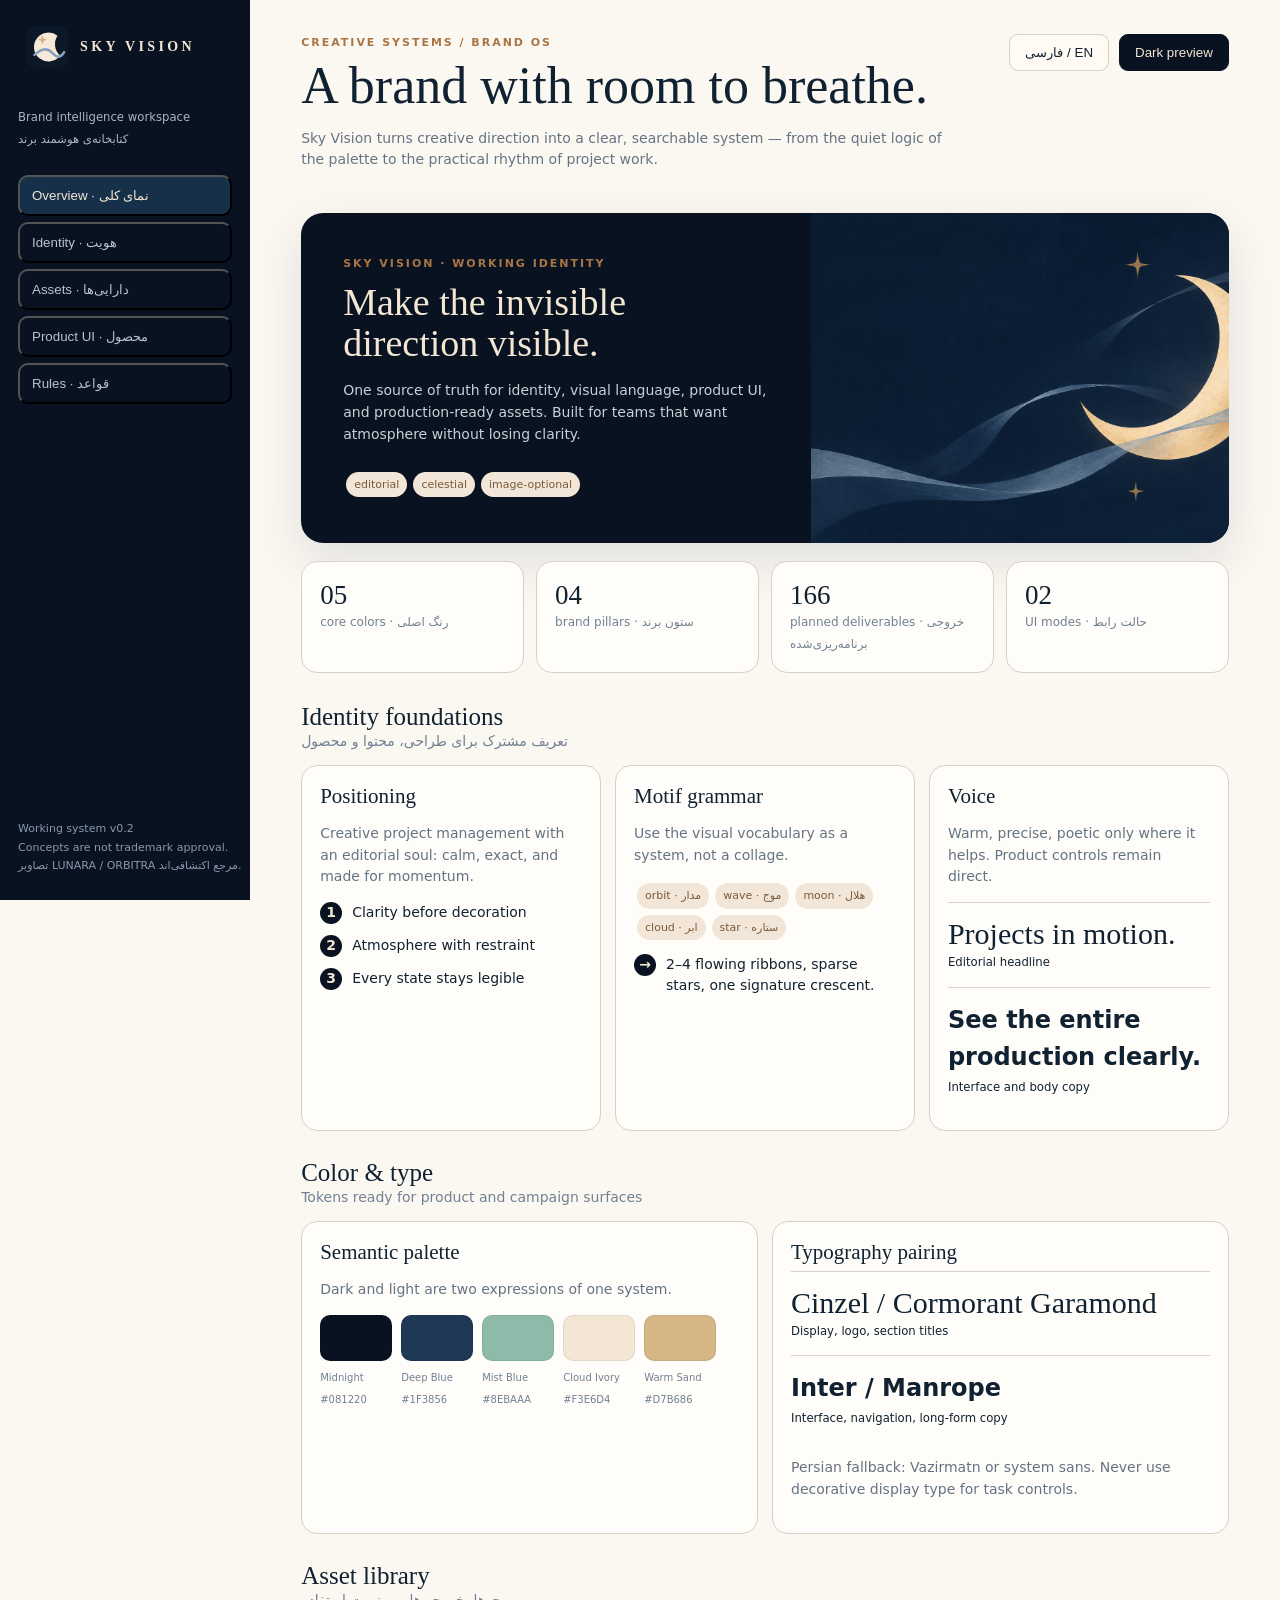
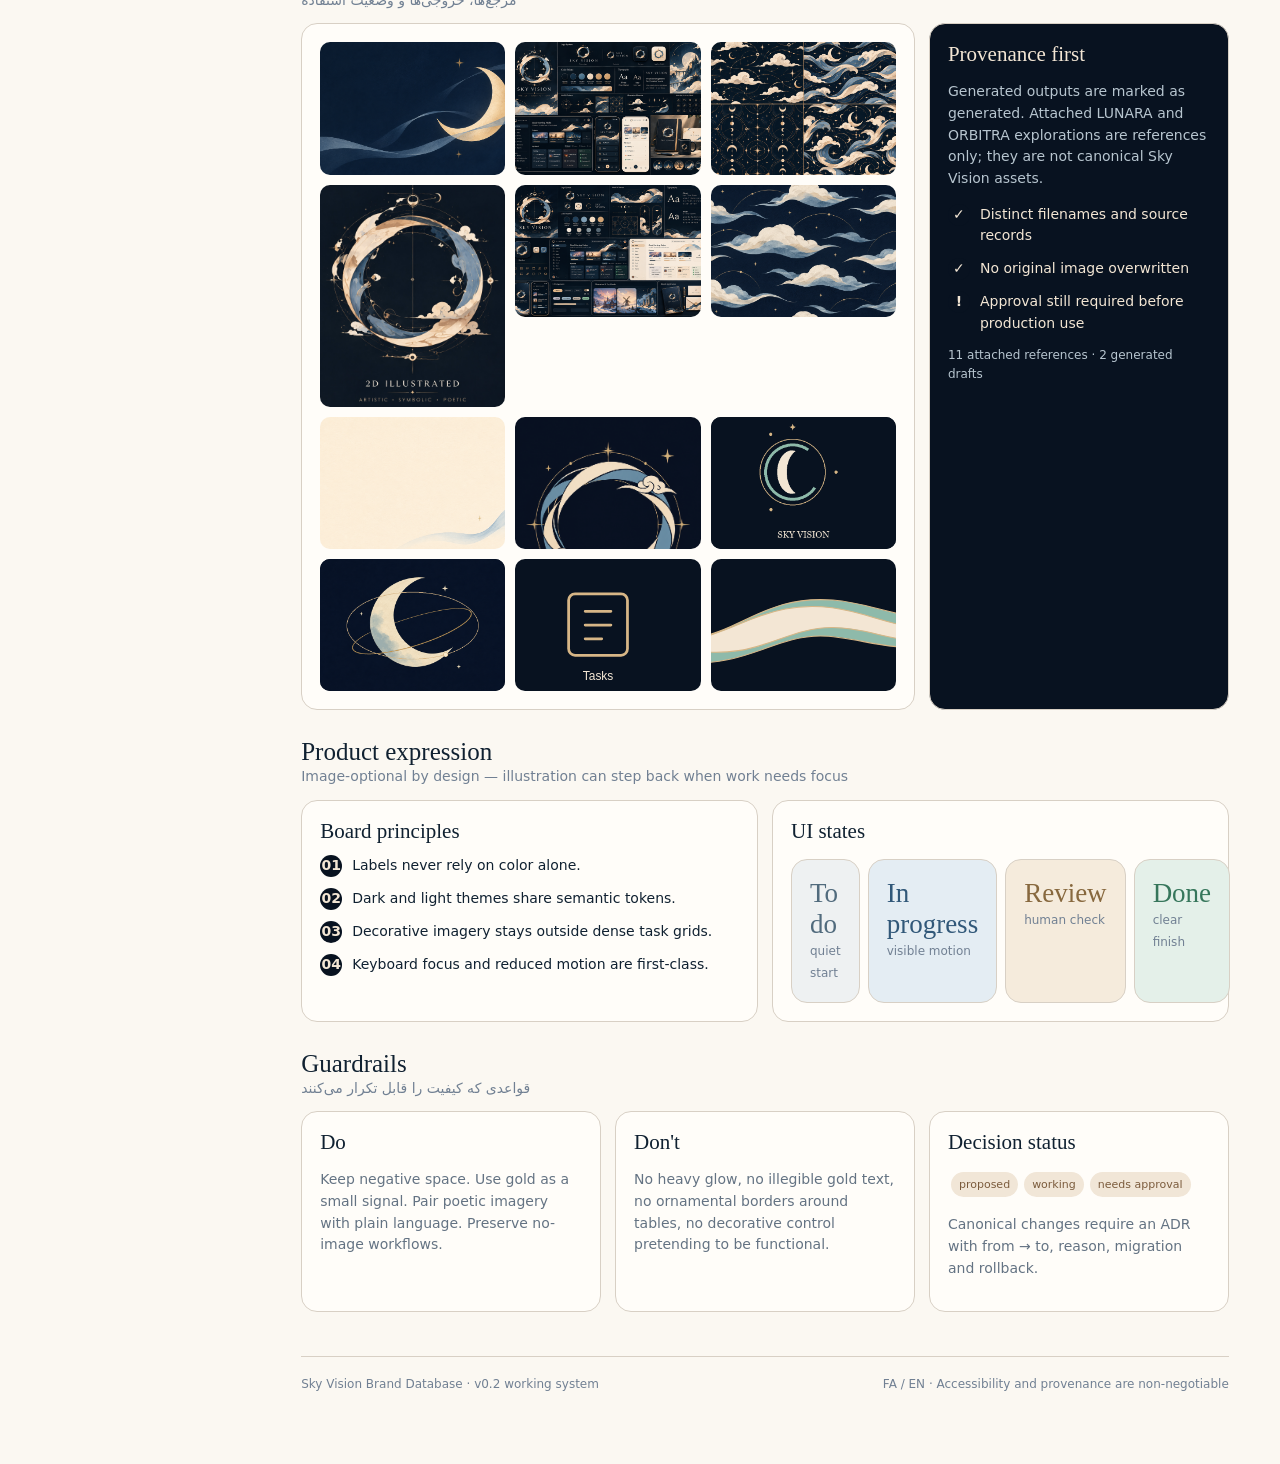
<file: preview/index.html>
<!doctype html><html lang="en"><head><meta charset="utf-8"><meta name="viewport" content="width=device-width,initial-scale=1"><title>Sky Vision — Brand Database</title><style>:root{--n:#081220;--b:#1f3856;--m:#8ebaaa;--i:#f3e6d4;--s:#d7b686;--g:#d9a96f;--ink:#102131;--mut:#718093;--line:#d8d0c5;--paper:#fbf8f2;--card:#fffdf9}*{box-sizing:border-box}body{margin:0;background:var(--paper);color:var(--ink);font:14px/1.55 Inter,system-ui,sans-serif}.app{display:grid;grid-template-columns:250px 1fr;min-height:100vh}.side{background:var(--n);color:var(--i);padding:26px 18px;position:sticky;top:0;height:100vh}.mark{display:flex;gap:12px;align-items:center;margin:0 8px 38px;font:600 14px Georgia;letter-spacing:.24em}.mark img{width:42px;height:42px}.side small{color:#a8b7c4}.nav{display:grid;gap:6px;margin-top:26px}.nav button{background:transparent;color:#b7c4ce;text-align:left;padding:11px 12px;border-radius:10px}.nav button:hover,.nav button.active{background:#17304a;color:var(--i)}.side-foot{position:absolute;bottom:24px;font-size:11px;color:#879aaa;line-height:1.7}.main{max-width:1500px;width:100%;padding:34px clamp(20px,4vw,68px) 70px}.top{display:flex;justify-content:space-between;gap:20px;align-items:flex-start;margin-bottom:28px}.kicker{color:#aa7545;text-transform:uppercase;letter-spacing:.18em;font-size:11px;font-weight:800}.title{font:52px/1.05 Georgia,serif;margin:8px 0 12px}.sub{color:#667484;max-width:660px}.actions{display:flex;gap:10px;flex-wrap:wrap}.btn{border:1px solid var(--line);background:#fffaf3;color:var(--ink);padding:10px 15px;border-radius:9px}.btn.primary{background:var(--n);color:var(--i);border-color:var(--n)}.hero{background:var(--n);border-radius:22px;overflow:hidden;min-height:330px;display:grid;grid-template-columns:1.1fr .9fr;color:var(--i);box-shadow:0 18px 50px #0812201c}.hero-copy{padding:42px}.hero h2{font:38px/1.08 Georgia;margin:10px 0 16px}.hero p{color:#c9d1d6;max-width:430px}.hero-art{background:url('../assets/raster/skyvision-hero-01.png') center/cover;min-height:330px}.stats{display:grid;grid-template-columns:repeat(4,1fr);gap:12px;margin:18px 0 30px}.stat,.panel{background:var(--card);border:1px solid var(--line);border-radius:16px;padding:18px}.stat b{font:27px Georgia;display:block}.stat span{font-size:12px;color:var(--mut)}.section-head{display:flex;justify-content:space-between;align-items:end;gap:12px;margin:28px 0 12px}.section-head h3{font:25px Georgia;margin:0}.section-head p{margin:0;color:var(--mut)}.grid{display:grid;grid-template-columns:repeat(12,1fr);gap:14px}.c4{grid-column:span 4}.c6{grid-column:span 6}.c8{grid-column:span 8}.panel h4{margin:0 0 6px;font:21px Georgia}.panel p{color:#647383}.swatches{display:flex;gap:9px;flex-wrap:wrap;margin-top:15px}.swatch{width:72px}.swatch i{height:46px;display:block;border-radius:10px;margin-bottom:5px;border:1px solid #0001}.swatch small{font-size:10px;color:var(--mut)}.type{padding:14px 0;border-top:1px solid var(--line)}.serif{font:30px Georgia}.sans{font-size:24px;font-weight:700}.asset-grid{display:grid;grid-template-columns:repeat(3,1fr);gap:10px}.asset-grid img{width:100%;aspect-ratio:1.4;object-fit:cover;border-radius:10px;background:var(--n)}.tall{aspect-ratio:1/1.2!important}.tag{display:inline-block;padding:4px 8px;border-radius:20px;background:#f1e6d7;color:#7b5b3c;font-size:11px;margin:3px}.rule{display:flex;gap:10px;align-items:flex-start;margin:11px 0}.rule b{background:var(--n);color:var(--i);border-radius:50%;width:22px;height:22px;text-align:center;flex:0 0 auto}.dark{background:var(--n);color:var(--i)}.dark p{color:#b7c5cf}.dark .tag{background:#193650;color:#e4d4bf}.footer{margin-top:44px;padding-top:18px;border-top:1px solid var(--line);display:flex;justify-content:space-between;color:var(--mut);font-size:12px}.rtl{direction:rtl;text-align:right}@media(max-width:980px){.app{grid-template-columns:1fr}.side{position:relative;height:auto}.side-foot{position:static;margin-top:25px}.nav{grid-template-columns:repeat(4,1fr)}.hero{grid-template-columns:1fr}.hero-art{min-height:220px}.c4,.c6,.c8{grid-column:span 12}}@media(max-width:580px){.nav{grid-template-columns:repeat(2,1fr)}.title{font-size:40px}.top{display:block}.actions{margin-top:18px}.stats{grid-template-columns:repeat(2,1fr)}.hero-copy{padding:28px}.asset-grid{grid-template-columns:repeat(2,1fr)}}</style></head><body><div class="app"><aside class="side"><div class="mark"><img src="../assets/svg/skyvision-symbol-compact.svg" alt=""> SKY VISION</div><small>Brand intelligence workspace<br>کتابخانه‌ی هوشمند برند</small><nav class="nav"><button class="active" data-go="overview">Overview · نمای کلی</button><button data-go="identity">Identity · هویت</button><button data-go="assets">Assets · دارایی‌ها</button><button data-go="product">Product UI · محصول</button><button data-go="rules">Rules · قواعد</button></nav><div class="side-foot">Working system v0.2<br>Concepts are not trademark approval.<br>تصاویر LUNARA / ORBITRA مرجع اکتشافی‌اند.</div></aside><main class="main"><header class="top" id="overview"><div><div class="kicker">Creative systems / Brand OS</div><h1 class="title">A brand with room to breathe.</h1><p class="sub">Sky Vision turns creative direction into a clear, searchable system — from the quiet logic of the palette to the practical rhythm of project work.</p></div><div class="actions"><button class="btn" id="lang">فارسی / EN</button><button class="btn primary" id="theme">Dark preview</button></div></header><section class="hero"><div class="hero-copy"><div class="kicker">Sky Vision · working identity</div><h2>Make the invisible direction visible.</h2><p>One source of truth for identity, visual language, product UI, and production-ready assets. Built for teams that want atmosphere without losing clarity.</p><div style="margin-top:24px"><span class="tag">editorial</span><span class="tag">celestial</span><span class="tag">image-optional</span></div></div><div class="hero-art" role="img" aria-label="Celestial Sky Vision illustration"></div></section><div class="stats"><div class="stat"><b>05</b><span>core colors · رنگ اصلی</span></div><div class="stat"><b>04</b><span>brand pillars · ستون برند</span></div><div class="stat"><b>166</b><span>planned deliverables · خروجی برنامه‌ریزی‌شده</span></div><div class="stat"><b>02</b><span>UI modes · حالت رابط</span></div></div><section id="identity"><div class="section-head"><div><h3>Identity foundations</h3><p>تعریف مشترک برای طراحی، محتوا و محصول</p></div></div><div class="grid"><article class="panel c4"><h4>Positioning</h4><p>Creative project management with an editorial soul: calm, exact, and made for momentum.</p><div class="rule"><b>1</b><span>Clarity before decoration</span></div><div class="rule"><b>2</b><span>Atmosphere with restraint</span></div><div class="rule"><b>3</b><span>Every state stays legible</span></div></article><article class="panel c4"><h4>Motif grammar</h4><p>Use the visual vocabulary as a system, not a collage.</p><span class="tag">orbit · مدار</span><span class="tag">wave · موج</span><span class="tag">moon · هلال</span><span class="tag">cloud · ابر</span><span class="tag">star · ستاره</span><div class="rule"><b>→</b><span>2–4 flowing ribbons, sparse stars, one signature crescent.</span></div></article><article class="panel c4"><h4>Voice</h4><p>Warm, precise, poetic only where it helps. Product controls remain direct.</p><div class="type"><div class="serif">Projects in motion.</div><small>Editorial headline</small></div><div class="type"><div class="sans">See the entire production clearly.</div><small>Interface and body copy</small></div></article></div></section><section><div class="section-head"><div><h3>Color & type</h3><p>Tokens ready for product and campaign surfaces</p></div></div><div class="grid"><article class="panel c6"><h4>Semantic palette</h4><p>Dark and light are two expressions of one system.</p><div class="swatches"><div class="swatch"><i style="background:#081220"></i><small>Midnight<br>#081220</small></div><div class="swatch"><i style="background:#1f3856"></i><small>Deep Blue<br>#1F3856</small></div><div class="swatch"><i style="background:#8ebaaa"></i><small>Mist Blue<br>#8EBAAA</small></div><div class="swatch"><i style="background:#f3e6d4"></i><small>Cloud Ivory<br>#F3E6D4</small></div><div class="swatch"><i style="background:#d7b686"></i><small>Warm Sand<br>#D7B686</small></div></div></article><article class="panel c6"><h4>Typography pairing</h4><div class="type"><div class="serif">Cinzel / Cormorant Garamond</div><small>Display, logo, section titles</small></div><div class="type"><div class="sans">Inter / Manrope</div><small>Interface, navigation, long-form copy</small></div><p>Persian fallback: Vazirmatn or system sans. Never use decorative display type for task controls.</p></article></div></section><section id="assets"><div class="section-head"><div><h3>Asset library</h3><p>مرجع‌ها، خروجی‌ها و وضعیت استفاده</p></div></div><div class="grid"><article class="panel c8"><div class="asset-grid"><img src="../assets/raster/skyvision-hero-01.png" alt="Sky Vision generated hero"><img src="../assets/reference/attached/111038b5-36e5-4849-80a5-30e7e6b613f6.png" alt="Attached Sky Vision identity board"><img src="../assets/reference/attached/84757833-3558-4fff-b918-c1b77299bca8.png" alt="Attached motif pattern board"><img class="tall" src="../assets/reference/attached/4bba17c9-8978-4f49-b074-64877b510b6d.jpg" alt="Attached celestial illustration"><img src="../assets/reference/attached/f1054f9f-8527-4cd7-a485-7dd365080759.png" alt="Attached UI and brand board"><img src="../assets/raster/skyvision-pattern-tile-01.png" alt="Generated celestial background pattern"><img src="../assets/production/BG/BG-03.png" alt="Generated light ivory background"><img src="../assets/production/BG/BG-06.png" alt="Generated dark mobile wallpaper"><img src="../assets/production/MO/MO-01-logo-signature.gif" alt="Looping Sky Vision signature animation"><img src="../assets/production/MO/MO-02-orbit-loop.gif" alt="Looping orbit animation"><img src="../assets/production/IC/primary-navigation-icons.svg" alt="Primary navigation icon family"><img src="../assets/svg/skyvision-cloud-wave-motif.svg" alt="Original vector cloud and wave motif"></div></article><article class="panel dark c4"><h4>Provenance first</h4><p>Generated outputs are marked as generated. Attached LUNARA and ORBITRA explorations are references only; they are not canonical Sky Vision assets.</p><div class="rule"><b>✓</b><span>Distinct filenames and source records</span></div><div class="rule"><b>✓</b><span>No original image overwritten</span></div><div class="rule"><b>!</b><span>Approval still required before production use</span></div><p style="font-size:12px">11 attached references · 2 generated drafts</p></article></div></section><section id="product"><div class="section-head"><div><h3>Product expression</h3><p>Image-optional by design — illustration can step back when work needs focus</p></div></div><div class="grid"><article class="panel c6"><h4>Board principles</h4><div class="rule"><b>01</b><span>Labels never rely on color alone.</span></div><div class="rule"><b>02</b><span>Dark and light themes share semantic tokens.</span></div><div class="rule"><b>03</b><span>Decorative imagery stays outside dense task grids.</span></div><div class="rule"><b>04</b><span>Keyboard focus and reduced motion are first-class.</span></div></article><article class="panel c6"><h4>UI states</h4><div style="display:grid;grid-template-columns:repeat(4,1fr);gap:8px;margin-top:15px"><div class="stat" style="background:#eef1f2"><b style="color:#516b7d">To do</b><span>quiet start</span></div><div class="stat" style="background:#e4edf3"><b style="color:#315879">In progress</b><span>visible motion</span></div><div class="stat" style="background:#f5ebdc"><b style="color:#87683e">Review</b><span>human check</span></div><div class="stat" style="background:#e4f0e9"><b style="color:#36765b">Done</b><span>clear finish</span></div></div></article></div></section><section id="rules"><div class="section-head"><div><h3>Guardrails</h3><p>قواعدی که کیفیت را قابل تکرار می‌کنند</p></div></div><div class="grid"><article class="panel c4"><h4>Do</h4><p>Keep negative space. Use gold as a small signal. Pair poetic imagery with plain language. Preserve no-image workflows.</p></article><article class="panel c4"><h4>Don't</h4><p>No heavy glow, no illegible gold text, no ornamental borders around tables, no decorative control pretending to be functional.</p></article><article class="panel c4"><h4>Decision status</h4><p><span class="tag">proposed</span><span class="tag">working</span><span class="tag">needs approval</span></p><p>Canonical changes require an ADR with from → to, reason, migration and rollback.</p></article></div></section><footer class="footer"><span>Sky Vision Brand Database · v0.2 working system</span><span>FA / EN · Accessibility and provenance are non-negotiable</span></footer></main></div><script>document.querySelectorAll('[data-go]').forEach(b=>b.onclick=()=>document.getElementById(b.dataset.go)?.scrollIntoView({behavior:'smooth'}));document.getElementById('lang').onclick=()=>document.body.classList.toggle('rtl');document.getElementById('theme').onclick=()=>document.body.classList.toggle('dark')</script></body></html>
</file>
